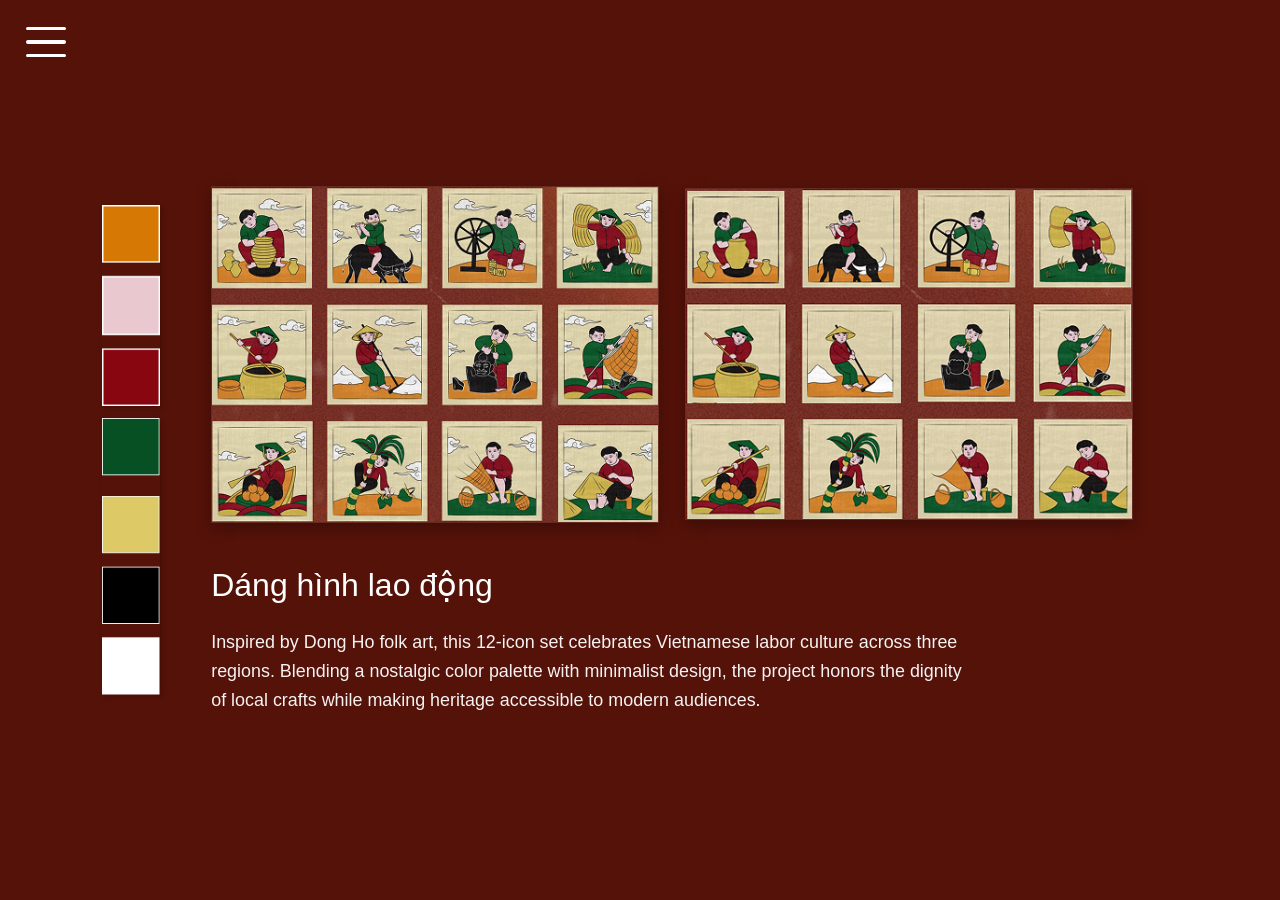
<file: showcase.html>
<!DOCTYPE html>
<html lang="en">
<head>
    <meta charset="UTF-8">
    <meta name="viewport" content="width=device-width, initial-scale=1.0">
    <title>Showcase AI Dominance</title>
    <link rel="preconnect" href="https://fonts.googleapis.com">
    <link rel="preconnect" href="https://fonts.gstatic.com" crossorigin>
    <link href="https://fonts.googleapis.com/css2?family=Quantico:wght@400;700&display=swap" rel="stylesheet">
    
    <link rel="stylesheet" href="showcase.css">
</head>
<body>

    <section class="showcase-s3" id="showcase-s3">
        <a href="work.html#work-s3" class="hamburger-menu">
            <span></span><span></span><span></span>
        </a>
        
        <div class="s3-palette-col">
            <img src="assets/showcase/color-3.png" alt="Color Palette 3" class="s3-color-block">
            <img src="assets/showcase/color-4.png" alt="Color Palette 4" class="s3-color-block">
        </div>

        <div class="s3-content-col">
            <div class="s3-posters-row">
                <img src="assets/showcase/poster-3.png" alt="Dong Ho Icon Left" class="s3-poster">
                <img src="assets/showcase/poster-4.png" alt="Dong Ho Icon Right" class="s3-poster">
            </div>

            <div class="s3-text-group">
                <h2 class="s3-title">Dáng hình lao động</h2>
                <p class="s3-desc">
                    Inspired by Dong Ho folk art, this 12-icon set celebrates Vietnamese labor culture across three regions. Blending a nostalgic color palette with minimalist design, the project honors the dignity of local crafts while making heritage accessible to modern audiences.
                </p>
            </div>
        </div>
    </section>

    <section class="showcase-s2" id="showcase-s2">
        <a href="work.html#work-s2" class="hamburger-menu">
            <span></span><span></span><span></span>
        </a>
        
        <div class="s2-left-col">
            <div class="s2-visual-group">
                <img src="assets/showcase/color-2.png" alt="Color Palette 2" class="s2-palette">
                <img src="assets/showcase/poster-2.png" alt="Descent to Self Poster" class="s2-poster">
            </div>

            <div class="s2-text-group">
                <h2 class="s2-title">A Digital Journey of Self-Discovery</h2>
                <p class="s2-desc">
                    I believe a website should be felt, not just read. This project invites users on an immersive interactive journey: as they scroll deeper, the interface transitions from chaotic noise to serene silence.
                    <br><br>
                    Inspired by The Kraken as a symbol of hidden identity, I leveraged visual effects and layout techniques to create a 'digital meditation' space. This work highlights my ability to guide user emotion through atmospheric design and purposeful interaction.
                </p>
            </div>
        </div>

        <div class="s2-right-col">
            <img src="assets/showcase/element4.png" alt="Girl Line Art" class="s2-element-girl">
        </div>
    </section>

    <section class="showcase-s1" id="showcase-s1">
        <a href="work.html#work-s1" class="hamburger-menu">
            <span></span><span></span><span></span>
        </a>
        
        <div class="s1-left-col">
            <div class="s1-visual-group">
                 <img src="assets/showcase/poster-1.png" alt="AI poster" class="s1-poster">
                 <img src="assets/showcase/color-1.png" alt="Color Palette" class="s1-palette">
            </div>

            <div class="s1-text-group">
                <h1 class="s1-title">AI Dominance: The Death of Imagination</h1>
                <p class="s1-desc">
                    This project explores the fragile boundary between technological aid and machine takeover. Drawing inspiration from Cyberpunk aesthetics, I visualize a reality where AI is no longer a tool, but the ruler.
                    Through the imagery of humans bound by the invisible strings of algorithms, this work poses a critical question: Are we utilizing AI, or are we slowly being replaced by it?
                </p>
            </div>
        </div>

        <div class="s1-right-col">
            <img src="assets/showcase/element3D-1.png" alt="3D Hands" class="s3d-hands-top">
            <img src="assets/showcase/element3d.png" alt="Main 3D Character" class="s3d-main-char">
        </div>
    </section>

    <script src="showcase.js"></script>

</body>
</html>
</file>
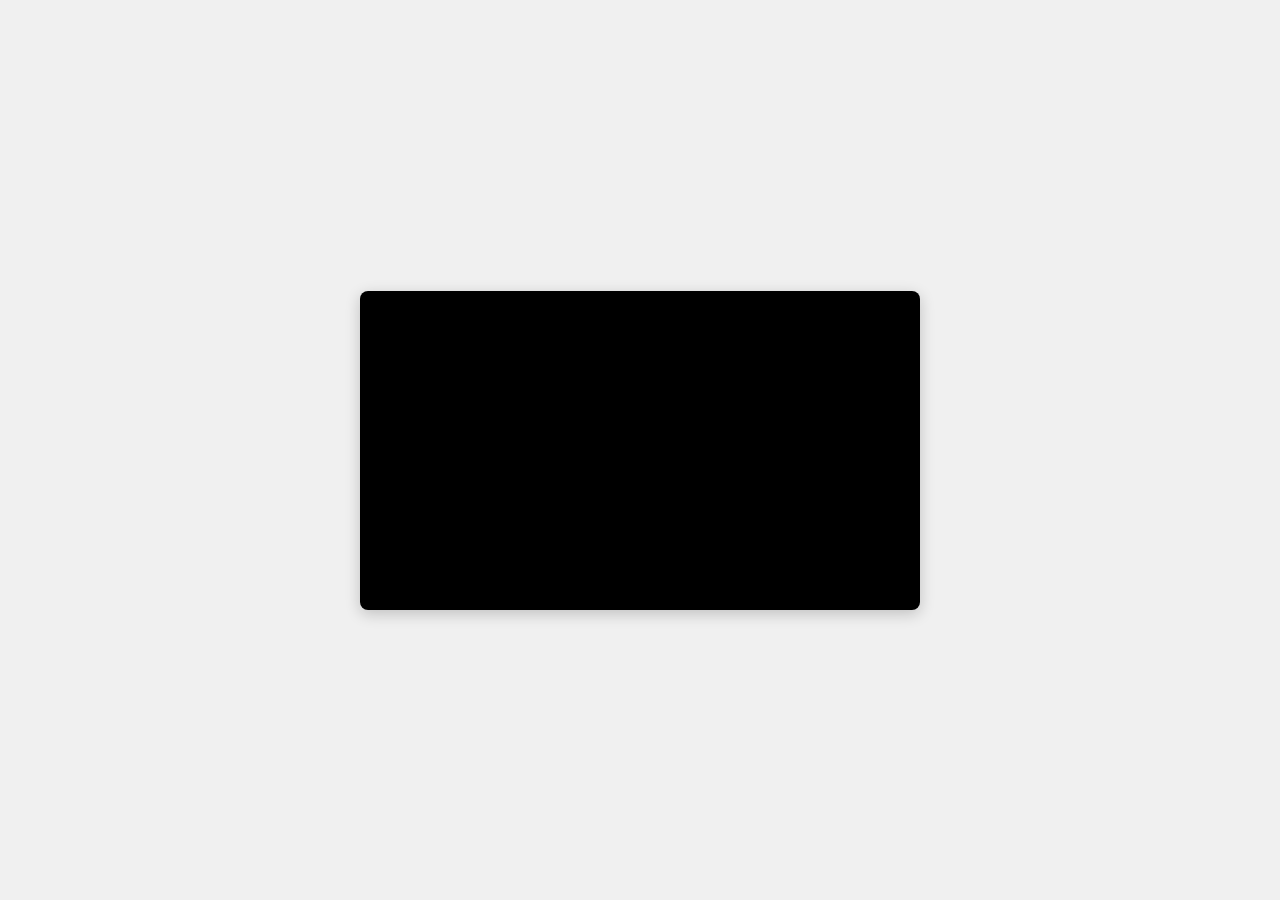
<file: video.html>
<!DOCTYPE html>
<html lang="vi">
<head>
    <meta charset="UTF-8">
    <meta name="viewport" content="width=device-width, initial-scale=1.0">
    <title>Video YouTube của tôi</title>
    <style>
        body {
            display: flex;
            justify-content: center;
            align-items: center;
            height: 100vh;
            margin: 0;
            background-color: #f0f0f0;
            font-family: Arial, sans-serif;
        }
        .video-container {
            box-shadow: 0 4px 15px rgba(0,0,0,0.2);
            border-radius: 8px;
            overflow: hidden;
            background: #000;
        }
    </style>
</head>
<body>

    <div class="video-container">
        <iframe 
            width="560" 
            height="315" 
            src="https://www.youtube.com/embed/Dl8GTak9mXk?si=Wieze7hqgm0qYeOi" 
            title="YouTube video player" 
            frameborder="0" 
            allow="accelerometer; autoplay; clipboard-write; encrypted-media; gyroscope; picture-in-picture; web-share" 
            referrerpolicy="strict-origin-when-cross-origin" 
            allowfullscreen>
        </iframe>
    </div>

</body>
</html>
</file>
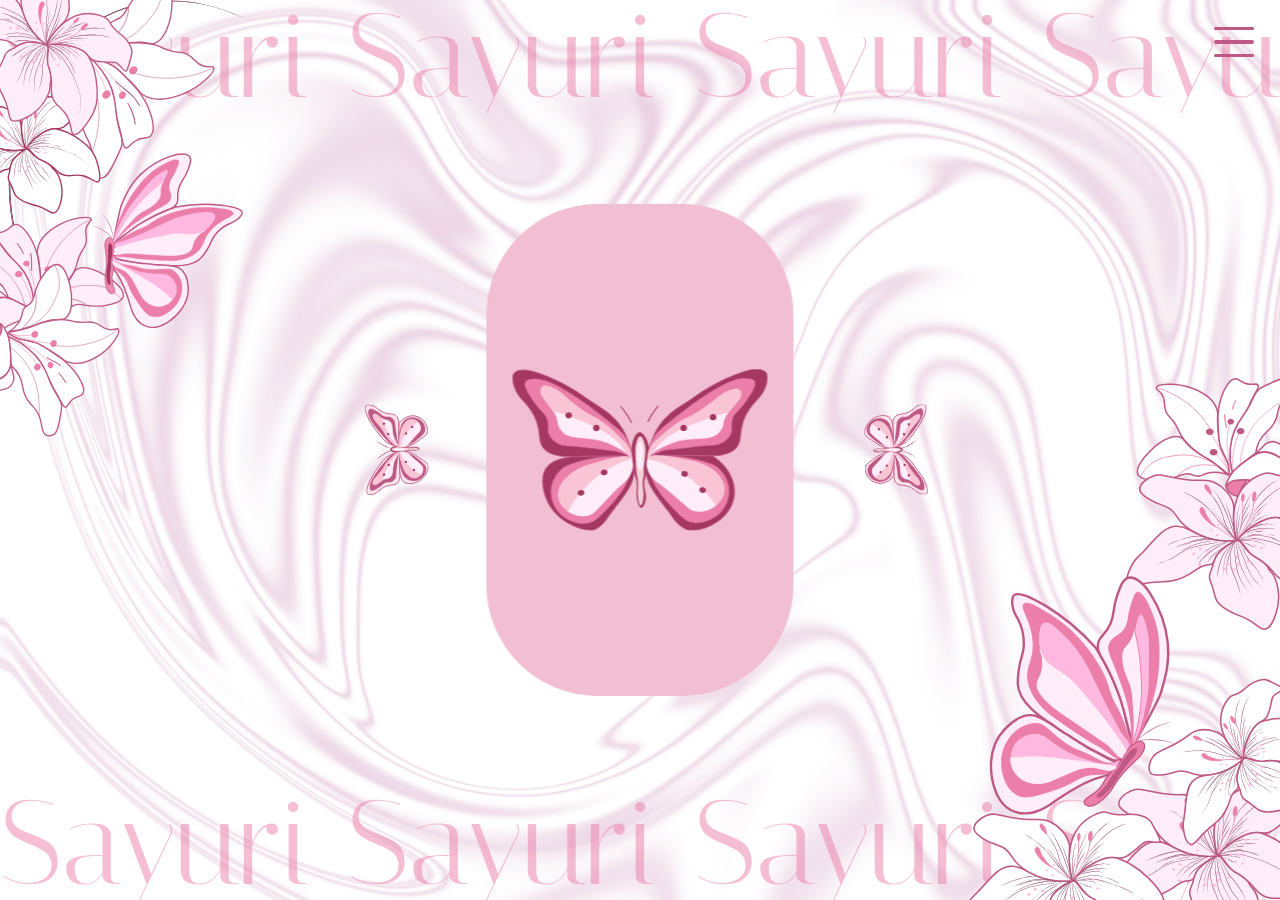
<file: work.html>
<!DOCTYPE html>
<html lang="en">
<head>
    <meta charset="UTF-8">
    <meta name="viewport" content="width=device-width, initial-scale=1.0">
    <title>Sayuri - Work</title>
    <link rel="preconnect" href="https://fonts.googleapis.com">
    <link rel="preconnect" href="https://fonts.gstatic.com" crossorigin>
    <link href="https://fonts.googleapis.com/css2?family=Italiana&family=Italianno&family=Philosopher:ital,wght@0,400;0,700;1,400&display=swap" rel="stylesheet">
    <link rel="stylesheet" href="work.css">
</head>
<body>

    <main class="work-wrapper">
        
        <section class="section-1" id="work-s1">
            <div class="container">
                <div class="marquee-wrapper top">
                    <div class="marquee-content">
                        <span>Sayuri Sayuri Sayuri Sayuri Sayuri Sayuri Sayuri Sayuri&nbsp;</span>
                        <span>Sayuri Sayuri Sayuri Sayuri Sayuri Sayuri Sayuri Sayuri&nbsp;</span>
                    </div>
                </div>

                <div class="main-flip-card">
                    <div class="flip-card-inner">
                        <div class="flip-card-front">
                            <img src="assets/work/pink/rectangle 19.svg" alt="Frame" class="w-rect-19-fix">
                            <img src="assets/work/pink/butterfly-3.svg" alt="Butterfly 3" class="w-butterfly-3-fix">
                        </div>
                        
                        <a href="showcase.html?view=s1" class="flip-card-back" style="text-decoration: none;">
                            <img src="assets/work/pink/rectangle 19.svg" alt="Frame" class="w-rect-19-fix">
                            <div class="graphic-text">Graphic</div>
                        </a>

                    </div>
                </div>

                <div class="marquee-wrapper bottom">
                    <div class="marquee-content">
                        <span>Sayuri Sayuri Sayuri Sayuri Sayuri Sayuri Sayuri Sayuri&nbsp;</span>
                        <span>Sayuri Sayuri Sayuri Sayuri Sayuri Sayuri Sayuri Sayuri&nbsp;</span>
                    </div>
                </div>
            </div>
            
            <img src="assets/work/pink/flower-1.svg" alt="Flower 1" class="element w-flower-1">
            <img src="assets/work/pink/flower-2.svg" alt="Flower 2" class="element w-flower-2">
            <img src="assets/work/pink/flower-4.svg" alt="Flower 4" class="element w-flower-4">
            <img src="assets/work/pink/butterfly-1.svg" alt="Butterfly 1" class="element w-butterfly-1">
            <img src="assets/work/pink/butterfly-2.svg" alt="Butterfly 2" class="element w-butterfly-2">
            <img src="assets/work/pink/butterfly-4.svg" alt="Butterfly 4" class="element w-butterfly-4">
            <img src="assets/work/pink/butterfly-5.svg" alt="Butterfly 5" class="element w-butterfly-5">

            <a href="index.html" class="hamburger-menu-wrapper">
                <div class="burger-icon"><span></span><span></span><span></span></div>
                <div class="sayuri-logo-hover">
                    <img src="assets/work/pink/sayuri-logo.svg" alt="Sayuri Logo">
                </div>
            </a>
        </section>

        <section class="section-2" id="work-s2">
            <div class="container">
                <div class="marquee-wrapper top">
                    <div class="marquee-content">
                        <span>Sayuri Sayuri Sayuri Sayuri Sayuri Sayuri Sayuri Sayuri&nbsp;</span>
                        <span>Sayuri Sayuri Sayuri Sayuri Sayuri Sayuri Sayuri Sayuri&nbsp;</span>
                    </div>
                </div>

                <div class="main-flip-card">
                    <div class="flip-card-inner">
                        <div class="flip-card-front">
                            <img src="assets/work/purple/rectangle 18.svg" alt="Frame" class="w-rect-19-fix">
                            <img src="assets/work/purple/butterfly-3.svg" alt="Butterfly 3" class="w-butterfly-3-fix">
                        </div>
                        
                        <a href="showcase.html?view=s2" class="flip-card-back" style="text-decoration: none;">
                            <img src="assets/work/purple/rectangle 18.svg" alt="Frame" class="w-rect-19-fix">
                            <div class="graphic-text">Code</div>
                        </a>

                    </div>
                </div>

                <div class="marquee-wrapper bottom">
                    <div class="marquee-content">
                        <span>Sayuri Sayuri Sayuri Sayuri Sayuri Sayuri Sayuri Sayuri&nbsp;</span>
                        <span>Sayuri Sayuri Sayuri Sayuri Sayuri Sayuri Sayuri Sayuri&nbsp;</span>
                    </div>
                </div>
            </div>
            
            <img src="assets/work/purple/flower-1.svg" alt="Flower 1" class="element w-flower-1">
            <img src="assets/work/purple/flower-2.svg" alt="Flower 2" class="element w-flower-2">
            <img src="assets/work/purple/flower-4.svg" alt="Flower 4" class="element w-flower-4">
            <img src="assets/work/purple/butterfly-1.svg" alt="Butterfly 1" class="element w-butterfly-1">
            <img src="assets/work/purple/butterfly-2.svg" alt="Butterfly 2" class="element w-butterfly-2">
            <img src="assets/work/purple/butterfly-4.svg" alt="Butterfly 4" class="element w-butterfly-4">
            <img src="assets/work/purple/butterfly-5.svg" alt="Butterfly 5" class="element w-butterfly-5">

            <a href="index.html" class="hamburger-menu-wrapper">
                <div class="burger-icon"><span></span><span></span><span></span></div>
                <div class="sayuri-logo-hover">
                    <img src="assets/work/purple/sayuri-logo.svg" alt="Sayuri Logo">
                </div>
            </a>
        </section>

        <section class="section-3" id="work-s3">
            <div class="container">
                <div class="marquee-wrapper top">
                    <div class="marquee-content">
                        <span>Sayuri Sayuri Sayuri Sayuri Sayuri Sayuri Sayuri Sayuri&nbsp;</span>
                        <span>Sayuri Sayuri Sayuri Sayuri Sayuri Sayuri Sayuri Sayuri&nbsp;</span>
                    </div>
                </div>

                <div class="main-flip-card">
                    <div class="flip-card-inner">
                        <div class="flip-card-front">
                            <img src="assets/work/red/rectangle 17.svg" alt="Frame" class="w-rect-19-fix">
                            <img src="assets/work/red/butterfly-3.svg" alt="Butterfly 3" class="w-butterfly-3-fix">
                        </div>
                        
                        <a href="showcase.html?view=s3" class="flip-card-back" style="text-decoration: none;">
                            <img src="assets/work/red/rectangle 17.svg" alt="Frame" class="w-rect-19-fix">
                            <div class="graphic-text">Illustration</div>
                        </a>

                    </div>
                </div>

                <div class="marquee-wrapper bottom">
                    <div class="marquee-content">
                        <span>Sayuri Sayuri Sayuri Sayuri Sayuri Sayuri Sayuri Sayuri&nbsp;</span>
                        <span>Sayuri Sayuri Sayuri Sayuri Sayuri Sayuri Sayuri Sayuri&nbsp;</span>
                    </div>
                </div>
            </div>
            
            <img src="assets/work/red/flower-1.svg" alt="Flower 1" class="element w-flower-1">
            <img src="assets/work/red/flower-2.svg" alt="Flower 2" class="element w-flower-2">
            <img src="assets/work/red/flower-4.svg" alt="Flower 4" class="element w-flower-4">
            <img src="assets/work/red/butterfly-1.svg" alt="Butterfly 1" class="element w-butterfly-1">
            <img src="assets/work/red/butterfly-2.svg" alt="Butterfly 2" class="element w-butterfly-2">
            <img src="assets/work/red/butterfly-4.svg" alt="Butterfly 4" class="element w-butterfly-4">
            <img src="assets/work/red/butterfly-5.svg" alt="Butterfly 5" class="element w-butterfly-5">

            <a href="index.html" class="hamburger-menu-wrapper">
                <div class="burger-icon"><span></span><span></span><span></span></div>
                <div class="sayuri-logo-hover">
                    <img src="assets/work/red/sayuri-logo.svg" alt="Sayuri Logo">
                </div>
            </a>
        </section>

    </main>

    <script src="https://cdnjs.cloudflare.com/ajax/libs/gsap/3.12.2/gsap.min.js"></script>
    <script src="work.js"></script>
</body>
</html>
</file>
<file: showcase.css>
/* Reset mặc định */
* {
    margin: 0;
    padding: 0;
    box-sizing: border-box;
}

body {
    overflow-x: hidden; 
    font-family: 'Quantico', sans-serif; 
}

/* ===========================
   SECTION 1 MAIN CONTAINER
   =========================== */
.showcase-s1 {
    width: 100vw;
    height: 100vh;
    background-image: url('assets/showcase/background-1.png'); 
    background-size: cover;
    background-position: center;
    display: flex;
    flex-direction: row;
    align-items: center; 
    position: relative;
    overflow: hidden;
    display: none;
}

.hamburger-menu {
    position: fixed;
    top: 3vh;        
    left: 2vw;       
    right: auto;
    width: 2.5vw;    
    min-width: 40px; 
    height: 2vh;     
    min-height: 30px;
    background: transparent;
    border: none;
    cursor: pointer;
    z-index: 100;    
    display: flex;
    flex-direction: column;
    justify-content: space-between;
}

.hamburger-menu span {
    display: block;
    width: 100%;
    height: 0.2rem;            
    background-color: #ffffff; 
    border-radius: 4px;
    transition: all 0.3s ease;
}

.hamburger-menu:hover span {
    background-color: #ffffff; 
    transform: scaleX(1.1);
}

/* ===========================
   CỘT TRÁI (LEFT COLUMN)
   =========================== */
.s1-left-col {
    width: 50%; 
    padding-left: 8vw; 
    display: flex;
    flex-direction: column;
    justify-content: center;
    z-index: 10; 
}

/* --- Nhóm ảnh Poster và Bảng màu --- */
.s1-visual-group {
    display: flex;
    flex-direction: row;
    align-items: flex-end; 
    margin-bottom: 3vw; 
}

.s1-poster {
    width: 22vw; 
    height: auto;
    box-shadow: 0 0 2vw rgba(100, 100, 255, 0.3); 
}

.s1-palette {
    width: 4vw; 
    margin-left: 1.5vw; 
}

/* --- Nhóm Text --- */
.s1-text-group {
    width: 38vw; 
}

.s1-title {
    font-weight: 700;
    font-size: 2.8vw; 
    color: #FFFFFF;
    line-height: 1.2;
    margin-bottom: 1.5vw; 
    text-transform: uppercase;
}

.s1-desc {
    font-weight: 400;
    font-size: 1.2vw; 
    color: #E0E0E0; 
    line-height: 1.6;
}

.s1-right-col {
    width: 50%; 
    height: 100%;
    position: relative; 
}

.s3d-hands-top {
    position: absolute;
    top: 5vh;   
    right: 8vw; 
    width: 35vw; 
    opacity: 0.9;
    z-index: 5;
    animation: puppetFloat 4s ease-in-out infinite;
    will-change: transform;
}

.s3d-main-char {
    position: absolute;
    bottom: 0;     
    right: 0vw;   
    width: 55vw;   
    z-index: 6;
}

@keyframes puppetFloat {
    0% {
        transform: translateY(0px);
    }
    50% {
        transform: translateY(-1.5vw); 
    }
    100% {
        transform: translateY(0px);
    }
}

/* ===========================
   RESPONSIVE TABLET (Max-width: 1024px)
   =========================== */
@media screen and (max-width: 1024px) {
    
    .showcase-s1 {
        flex-direction: column; 
        height: auto;          
        min-height: 100vh;    
        padding-top: 10vh;     
        padding-bottom: 5vh;   
    }

    .s1-left-col {
        width: 100%;
        padding-left: 5vw;  
        padding-right: 5vw;
        z-index: 20;        
    }

    .s1-poster {
        width: 35vw;
    }

    .s1-palette {
        width: 6vw;
        margin-left: 2vw;
    }

    .s1-text-group {
        width: 44vw; 
    }

    .s1-title {
        font-size: 2vw; 
        margin-top: 2vw;
    }

    .s1-desc {
        font-size: 2.2vw; 
    }
    
    .s1-right-col {
        position: absolute;
        top: 0;
        left: 0;
        width: 100%;
        height: 100%;
        pointer-events: none; 
        z-index: 1; 
    }

    .s3d-hands-top {
        width: 60vw; 
        top: 25vh;
        right: -3vw;
        opacity: 0.8; 
    }
    .s3d-main-char {
        width: 65vw;
        right: -5vw;
        bottom: 0;
        opacity: 1; 
    }
}

/* ===========================
   RESPONSIVE MOBILE (Max-width: 768px)
   =========================== */
@media screen and (max-width: 768px) {

   .showcase-s1 {
        background-image: none;
        background: radial-gradient(circle at 50% 40%, #523fe3 0%, #201a60 50%, #1a1635 100%);
        flex-direction: column;    
        padding-top: 15vh;         
        justify-content: flex-start;
        height: auto;
        min-height: 100vh;
    }

    .s1-left-col {
        width: 100%;
        padding-left: 8vw;
        padding-right: 8vw; 
        align-items: flex-start;
    }

    .s1-visual-group {
        width: 100%;
        justify-content: flex-start;
        align-items: flex-end; 
        margin-bottom: 5vh;    
    }

    .s1-poster {
        width: 55vw; 
    }

    .s1-palette {
        width: 10vw;
        margin-left: 3vw;
    }

    .s1-text-group {
        width: 100%; 
    }

    .s1-title {
        font-size: 5.5vw; 
        margin-bottom: 3vh;
        line-height: 1.3;
    }

    .s1-desc {
        font-size: 3.5vw; 
        line-height: 1.6;
        text-align: left; 
    }

    .s1-right-col {
        display: none;
    }
}

/* ===========================
   SECTION 2 STYLING (NEW)
   =========================== */
.showcase-s2 {
    width: 100vw;
    height: 100vh;
    background-color: #051b36; 
    background-image: url('assets/showcase/background-2.png');
    background-size: cover;
    background-position: center;
    background-repeat: no-repeat;
    display: none;
    flex-direction: row;
    align-items: center;
    position: relative;
    overflow: hidden;
}

/* --- CỘT TRÁI S2 --- */
.s2-left-col {
    width: 55%; 
    padding-left: 8vw;
    display: flex;
    flex-direction: column;
    justify-content: center;
    z-index: 10;
}

/* Nhóm ảnh: Palette trái - Poster phải */
.s2-visual-group {
    display: flex;
    flex-direction: row;
    align-items: center; 
    margin-bottom: 3vw;
}

.s2-palette {
    width: 3.5vw;
    margin-right: 1.5vw; 
    height: auto;
}

.s2-poster {
    width: 28vw; 
    height: auto;
    box-shadow: 0 0 2vw rgba(40, 100, 255, 0.2);
}

/* Nhóm Text S2 */
.s2-text-group {
    width: 40vw; 
    color: #FFFFFF;
    text-align: left; 
}

.s2-title {
    font-family: 'Cormorant Garamond';
    font-weight: 700; 
    font-size: 2.5vw; 
    line-height: 1.2;
    margin-bottom: 1.5vw;
}

.s2-desc {
    font-family: 'Cormorant Garamond', serif;   
    font-weight: 200; 
    font-size: 1.4vw; 
    line-height: 1.5;
    opacity: 0.9;
}

/* --- CỘT PHẢI S2 (Element cô gái) --- */
.s2-right-col {
    width: 45%;
    height: 100%;
    position: relative;
    display: flex;
    align-items: center;
    justify-content: center;
}

.s2-element-girl {
    position: absolute;
    right: 5vw; 
    width: 50vw; 
    height: auto;
    filter: drop-shadow(0 0 1.5vw rgba(255, 255, 255, 0.3)); 
    animation: floatGirl 6s ease-in-out infinite; 
}

@keyframes floatGirl {
    0% {
        transform: translateY(0) rotate(0deg);
    }
    50% {
        transform: translateY(-1.5vw) rotate(2deg); 
    }
    100% {
        transform: translateY(0) rotate(0deg);
    }
}

/* ===========================
   RESPONSIVE TABLET SECTION 2 (Max-width: 1024px)
   =========================== */
@media screen and (max-width: 1024px) {

    .showcase-s2 {
        flex-direction: column; 
        height: auto;
        min-height: 100vh;
        padding-top: 10vh;
        padding-bottom: 5vh;
    }

    .s2-left-col {
        width: 100%;
        padding-left: 8vw; 
        padding-right: 8vw;
        z-index: 20; 
        justify-content: flex-start;
    }

    .s2-visual-group {
        width: 100%;
        margin-bottom: 4vw;
    }

    .s2-palette {
        width: 7vw;
        margin-right: 2.5vw;
    }

    .s2-poster {
        width: 45vw; 
    }

    .s2-text-group {
        width: 50vw; 
    }

    .s2-title {
        font-size: 5vw; 
        margin-bottom: 2vw;
    }

    .s2-desc {
        font-size: 2.2vw; 
        line-height: 1.6;
    }
    
    .s2-right-col {
        position: absolute;
        top: 0;
        left: 0;
        width: 100%;
        height: 100%;
        pointer-events: none; 
        z-index: 5; 
    }

    .s2-element-girl {
        position: absolute;
        width: 55vw;   
        right: -5vw;   
        bottom: 5vh;   
        top: auto;     
        opacity: 1;    
        will-change: transform;
    }
}

/* ===========================
   RESPONSIVE MOBILE SECTION 2 (Max-width: 768px)
   =========================== */
@media screen and (max-width: 768px) {

    .showcase-s2 {
        background-image: url('assets/showcase/background-2.png');
        background-size: cover;
        background-position: center; 
        
        flex-direction: column;    
        padding-top: 15vh;         
        justify-content: flex-start;
        height: auto;
        min-height: 100vh;
    }

    .s2-left-col {
        width: 100%;
        padding-left: 8vw;
        padding-right: 8vw; 
        align-items: flex-start;
    }

    .s2-visual-group {
        width: 100%;
        justify-content: flex-start;
        align-items: center; 
        margin-bottom: 5vh;    
    }

    .s2-poster {
        width: 70vw; 
    }

    .s2-palette {
        width: 10vw; 
        margin-right: 3vw; 
    }

    .s2-text-group {
        width: 110%; 
    }

    .s2-title {
        font-size: 7vw; 
        margin-bottom: 2vh;
        line-height: 1.1;
    }

    .s2-desc {
        font-size: 3.5vw; 
        line-height: 1.5;
    }

    .s2-right-col {
        display: none;
    }
}

/* ===========================
   SECTION 3: DONG HO FOLK ART
   =========================== */
.showcase-s3 {
    width: 100vw;
    height: 100vh;
    background-color: #551209; 
    
    display: flex;
    flex-direction: row; 
    align-items: center;
    position: relative;
    padding-left: 8vw;   
    overflow: hidden;
}

/* --- CỘT TRÁI: Dải màu --- */
.s3-palette-col {
    display: flex;
    flex-direction: column; 
    gap: 1vw; 
    margin-right: 4vw; 
}

.s3-color-block {
    width: 4.5vw; 
    height: auto;
    display: block;
    box-shadow: 2px 2px 5px rgba(0,0,0,0.2);
}

/* --- CỘT PHẢI: Posters & Text --- */
.s3-content-col {
    display: flex;
    flex-direction: column;
    justify-content: center;
    width: 70vw; 
}

/* Hàng chứa 2 Poster */
.s3-posters-row {
    display: flex;
    flex-direction: row;
    align-items: center;
    gap: 2vw; 
    margin-bottom: 3vw; 
}

.s3-poster {
    width: 35vw; 
    height: auto;
    border: 1px solid rgba(255,255,255,0.1); 
    box-shadow: 0 5px 15px rgba(0,0,0,0.3);
}

/* Nhóm Chữ */
.s3-text-group {
    width: 100%;
    color: #FFFFFF;
    text-align: left;
}

.s3-title {
    font-family: 'Lost Vietnam', sans-serif;
    font-weight: 400; 
    font-size: 2.5vw; 
    line-height: 1.5;
    margin-bottom: 1.5vw; 
}

.s3-desc {
    font-family: 'Be Vietnam', sans-serif;
    font-weight: 400; 
    font-size: 1.4vw; 
    line-height: 1.6;
    opacity: 0.95;
    max-width: 60vw; 
}

/* ===========================
   RESPONSIVE TABLET SECTION 3 (Max-width: 1024px)
   =========================== */
@media screen and (max-width: 1024px) {

    .showcase-s3 {
        /* QUAN TRỌNG: Giữ nguyên flex-direction ROW giống Desktop */
        flex-direction: row; 
        align-items: center;
        height: auto;
        min-height: 100vh;
        padding-left: 5vw; 
        padding-right: 5vw;
    }

    .s3-palette-col {
        flex-direction: column; 
        margin-right: 4vw;      
        gap: 2vw;
    }

    .s3-color-block {
        width: 7vw; 
    }

    .s3-content-col {
        width: 80%; 
        display: flex;
        flex-direction: column;
        justify-content: center;
    }

    .s3-posters-row {
        gap: 3vw;
        margin-bottom: 3vh;
    }

    .s3-poster {
        width: 35vw; 
    }

    .s3-text-group {
        width: 100%;
    }

    .s3-title {
        font-size: 4.5vw; 
        margin-bottom: 1.5vh;
    }

    .s3-desc {
        font-size: 2vw;   
        max-width: 100%;  
        line-height: 1.5;
    }
}

/* ===========================
   RESPONSIVE MOBILE SECTION 3 (Max-width: 768px)
   =========================== */
@media screen and (max-width: 768px) {

    .showcase-s3 {
        display: grid;
        grid-template-columns: 1fr 1fr 1fr 1fr;
        grid-auto-rows: auto; 
        gap: 4vw;
        padding: 80px 5vw 5vh 5vw;
        height: auto;
        min-height: 100vh;
        flex-direction: unset; 
        align-items: stretch; /* QUAN TRỌNG: Bắt buộc các phần tử phải dãn bằng nhau trong 1 hàng */
    }

    .s3-palette-col,
    .s3-content-col,
    .s3-posters-row {
        display: contents; 
    }

    /* --- CHỈNH SIZE ẢNH MÀU --- */
    /* SỬA QUAN TRỌNG Ở ĐÂY */
    .s3-palette-col .s3-color-block {
        width: 10vw;     
        object-fit: cover; 
        display: block; 
    }

    /* === HÀNG 1: Poster 3 (Trái) & COLOR 3 (Phải) === */
    
    .s3-posters-row .s3-poster:nth-child(1) {
        grid-column: 1 / span 3; 
        grid-row: 1;
        width: 100%;
        height: auto; 
        display: block;
    }

    /* Color 3: BỎ align-self: center ĐI */
    .s3-palette-col .s3-color-block:nth-child(1) {
        grid-column: 4 / span 1;
        grid-row: 1;
        align-self: center;
    }

    /* === HÀNG 2: COLOR 4 (Trái) & Poster 4 (Phải) === */

    /* Color 4: BỎ align-self: center ĐI */
    .s3-palette-col .s3-color-block:nth-child(2) {
        grid-column: 1 / span 1; 
        grid-row: 2;
        align-self: center; 
        justify-self: end; /* QUAN TRỌNG: Đẩy cục màu sang hết lề phải của cột -> Dính vào Poster */
    }

    .s3-posters-row .s3-poster:nth-child(2) {
        grid-column: 2 / span 3;
        grid-row: 2;
        width: 100%;
        display: block;
    }

    /* --- HÀNG 3: Nội dung chữ --- */
    .s3-text-group {
        grid-column: 1 / -1;
        grid-row: 3;
        width: 100%;
        margin-top: 2vh;
    }

    .s3-title {
        font-size: 8vw; 
        margin-bottom: 2vh;
    }

    .s3-desc {
        font-size: 3.8vw;
        line-height: 1.5;
        max-width: 100%;
    }
}
</file>
<file: work.css>
/* ================================================= */
/* 1. RESET & NỀN TẢNG                               */
/* ================================================= */
* {
    margin: 0;
    padding: 0;
    box-sizing: border-box;
}

html, body {
    width: 100%;
    height: 100vh;
    background-color: #FFF;
    font-family: 'Italianno', cursive;
    overflow: hidden; 
}

.work-wrapper {
    position: relative;
    width: 100%;
    height: 100%;
    margin: 0 auto;
}

/* --- ĐỊNH VỊ SECTION XẾP CHỒNG --- */
.section-1, .section-2, .section-3 {
    position: absolute;
    top: 0;
    left: 0;
    width: 100%;
    height: 100%;
    background-size: cover;
    background-position: center;
    background-repeat: no-repeat;
    overflow: hidden;
    will-change: opacity; 
}

.section-1 { background-image: url('assets/work/pink/texture 1.PNG'); z-index: 1; display: block; opacity: 1; }
.section-2 { background-image: url('assets/work/purple/texture-pp.png'); z-index: 1; display: none; opacity: 0; }
.section-3 { background-image: url('assets/work/red/texture-red.png'); z-index: 1; display: none; opacity: 0; }

.element {
    position: absolute;
    display: block;
    pointer-events: none;
}

/* ================================================= */
/* 2. HIỆU ỨNG CHỮ CHẠY NGANG (MARQUEE)              */
/* ================================================= */
.container {
    position: absolute;
    height: 100%;
    width: 100%;
    display: flex;
    flex-direction: column;
    justify-content: space-between;
    align-items: center;
    pointer-events: none;
    z-index: 4;
    overflow: hidden;
}

.marquee-wrapper {
    width: 100%;
    overflow: hidden;
    white-space: nowrap;
    display: flex;
}

.marquee-content {
    display: inline-flex;
    flex-shrink: 0;
}

.marquee-content span {
    font-family: 'Italiana';
    font-size: 120px;
    opacity: 0.5;
    margin: -14px 0;
    display: inline-block;
}

.top .marquee-content {
    animation: marquee-left-to-right 60s linear infinite;
}

.bottom .marquee-content {
    animation: marquee-right-to-left 60s linear infinite;
}

@keyframes marquee-right-to-left {
    from { transform: translateX(0); }
    to { transform: translateX(-50%); }
}

@keyframes marquee-left-to-right {
    from { transform: translateX(-50%); }
    to { transform: translateX(0); }
}

.section-1 .marquee-content span { color: #EC7FA9; }
.section-2 .marquee-content span { color: #9D8EC1; }
.section-3 .marquee-content span { color: #FF4D4D; }

/* ================================================= */
/* 3. FLIP CARD TRUNG TÂM (CHỈNH HƯỚNG LẬT PHẢI)    */
/* ================================================= */
.main-flip-card {
    position: absolute;
    top: 50%;
    left: 50%;
    transform: translate(-50%, -50%);
    width: 24vw;
    height: 30vw; 
    perspective: 1500px;
    z-index: 10;
    display: flex;
    justify-content: center;
    align-items: center;
    pointer-events: auto;
}

.flip-card-inner {
    position: relative;
    width: 100%;
    height: 100%;
    transform-style: preserve-3d;
}

.flip-card-front, .flip-card-back {
    position: absolute;
    width: 100%;
    height: 100%;
    backface-visibility: hidden;
    -webkit-backface-visibility: hidden;
    display: flex;
    justify-content: center;
    align-items: center;
    /* FIX: Thêm z-index để đảm bảo mặt nào ra mặt đó rõ ràng */
    transform-style: preserve-3d; 
}

/* Đổi thành -180deg để mặt sau khớp với cú lật từ bên phải qua */
.flip-card-back { 
    transform: rotateY(-180deg); 
}

/* --- FIX LỖI BƯỚM HIỆN MẶT SAU --- */
/* Thêm backface-visibility vào chính element con để nó tự ẩn khi quay lưng */
.w-rect-19-fix { 
    width: 24vw; 
    height: auto; 
    position: absolute; 
    backface-visibility: hidden;         /* <--- FIX */
    -webkit-backface-visibility: hidden; /* <--- FIX */
}

.w-butterfly-3-fix { 
    width: 20vw; 
    height: auto; 
    position: relative; 
    z-index: 2; 
    backface-visibility: hidden;         /* <--- FIX */
    -webkit-backface-visibility: hidden; /* <--- FIX */
}

.graphic-text {
    position: relative;
    z-index: 2;
    font-family: 'Italiana';
    font-size: 64px;
    opacity: 1;
    text-align: center;
    white-space: nowrap;
    /* Đảm bảo chữ mặt sau cũng không bị lỗi */
    backface-visibility: hidden; 
    -webkit-backface-visibility: hidden;
}

.section-1 .graphic-text { color: #A53860; }
.section-2 .graphic-text { color: #6B559C; }
.section-3 .graphic-text { color: #ad2424; }

/* ================================================= */
/* 4. VỊ TRÍ DESKTOP & BUTTERFLY ĐIỀU HƯỚNG          */
/* ================================================= */
.w-flower-1 { top: 0%; left: 0%; width: 20vw; z-index: 5; }
.w-flower-2 { bottom: 30%; right: 0%; width: 12vw; z-index: 5; }
.w-flower-4 { bottom: 0%; right: 0%; width: 25vw; z-index: 5; }

.w-butterfly-1 { top: 15%; left: 5%; width: 15vw; transform: rotate(-1deg); z-index: 10; }
.w-butterfly-2 { bottom: 7%; right: 5%; width: 20vw; transform: rotate(-10deg); z-index: 10; }

.w-butterfly-4, .w-butterfly-5 { 
    width: 5vw; 
    top: 50%; 
    z-index: 999; 
    pointer-events: auto !important; 
    cursor: pointer; 
    transform: translate(-50%, -50%);
    transition: transform 0.3s cubic-bezier(0.175, 0.885, 0.32, 1.275), filter 0.3s ease;
}
.w-butterfly-4 { right: 25%; }
.w-butterfly-5 { left: 31%; }

@media (hover: hover) {
    .w-butterfly-4:hover, .w-butterfly-5:hover {
        transform: translate(-50%, -50%) scale(1.2) !important;
        filter: drop-shadow(0 0 12px rgba(255, 255, 255, 0.9)) brightness(1.1);
    }
}

.w-butterfly-4:active, .w-butterfly-5:active {
    transform: translate(-50%, -50%) scale(0.95);
}

/* ================================================= */
/* 5. HAMBURGER MENU                                 */
/* ================================================= */
.hamburger-menu-wrapper {
    position: absolute; top: 3vh; right: 2vw; 
    width: 2.5vw; min-width: 40px; height: 2vh; min-height: 30px;
    display: flex; justify-content: center; align-items: center;
    z-index: 100; text-decoration: none;
}
.burger-icon { width: 100%; height: 100%; display: flex; flex-direction: column; justify-content: space-between; }
.burger-icon span { display: block; width: 100%; height: 0.2rem; border-radius: 4px; }
.section-1 .burger-icon span { background-color: #BE5985; }
.section-2 .burger-icon span { background-color: #6B559C; }
.section-3 .burger-icon span { background-color: #B30000; }

.sayuri-logo-hover {
    position: absolute; top: 50%; left: 50%; transform: translate(-50%, -50%);
    width: 180%; height: 180%; opacity: 0; pointer-events: none;
    transition: all 0.3s ease-in-out; display: flex; justify-content: center; align-items: center;
}
.sayuri-logo-hover img { width: 100%; height: 100%; object-fit: contain; }
.hamburger-menu-wrapper:hover .burger-icon { opacity: 0; }
.hamburger-menu-wrapper:hover .sayuri-logo-hover { opacity: 1; transform: translate(-50%, -50%) scale(1.1); }

/* ================================================= */
/* 6. RESPONSIVE TABLET (1024PX)                     */
/* ================================================= */
@media (max-width: 1024px) {
    .main-flip-card { width: 45vw; height: 45vw; }
    .w-rect-19-fix { width: 45vw; }
    .w-butterfly-3-fix { width: 30vw; }
    .w-flower-1 { width: 30vw; }
    .w-flower-2 { width: 20vw; bottom: 20%; }
    .w-butterfly-1, .w-butterfly-2 { width: 20vw; }
    .w-butterfly-4 { width: 7vw; right: 11%; transform: translate(-50%, -50%); }
    .w-butterfly-5 { width: 7vw; left: 19%; transform: translate(-50%, -50%); }
    .marquee-content span { font-size: 80px; margin: 0; }
    .graphic-text { font-size: 48px; }
}

/* ================================================= */
/* 7. RESPONSIVE MOBILE (768PX)                      */
/* ================================================= */
@media (max-width: 768px) {
    .w-butterfly-4:hover, .w-butterfly-5:hover {
        transform: translate(-50%, -50%) scale(1) !important;
        filter: none !important;
    }
    .hamburger-menu-wrapper { top: 20px; right: 20px; width: 35px; height: 25px; }
    .main-flip-card { width: 60vw; height: 60vw; }
    .w-rect-19-fix { width: 55vw; }
    .w-butterfly-3-fix { width: 50vw; }
    .marquee-content span { font-size: 15vw; }
    .graphic-text { font-size: 10vw; }
    .w-flower-1 { width: 35vw; top: 0%; left: 0%; }
    .w-flower-2 { width: 25vw; bottom: 15%; right: -5%; }
    .w-flower-4 { width: 40vw; bottom: 0%; right: 0%; }
    .w-butterfly-1, .w-butterfly-2 { display: none !important; }
    .w-butterfly-4 { width: 12vw; right: -2%; transform: translate(-50%, -50%); }
    .w-butterfly-5 { width: 12vw; left: 10%; transform: translate(-50%, -50%); }
    .cursor-flower-magical {
        display: none !important;
    }
}

.cursor-flower-magical {
    position: fixed;
    top: 0; left: 0;
    width: 50px; 
    height: auto;
    pointer-events: none;
    z-index: 9999; 
    will-change: transform, opacity;
    mix-blend-mode: multiply; 
    filter: drop-shadow(0 0 8px rgba(236, 127, 169, 0.3));
    opacity: 0.8;
}
</file>
